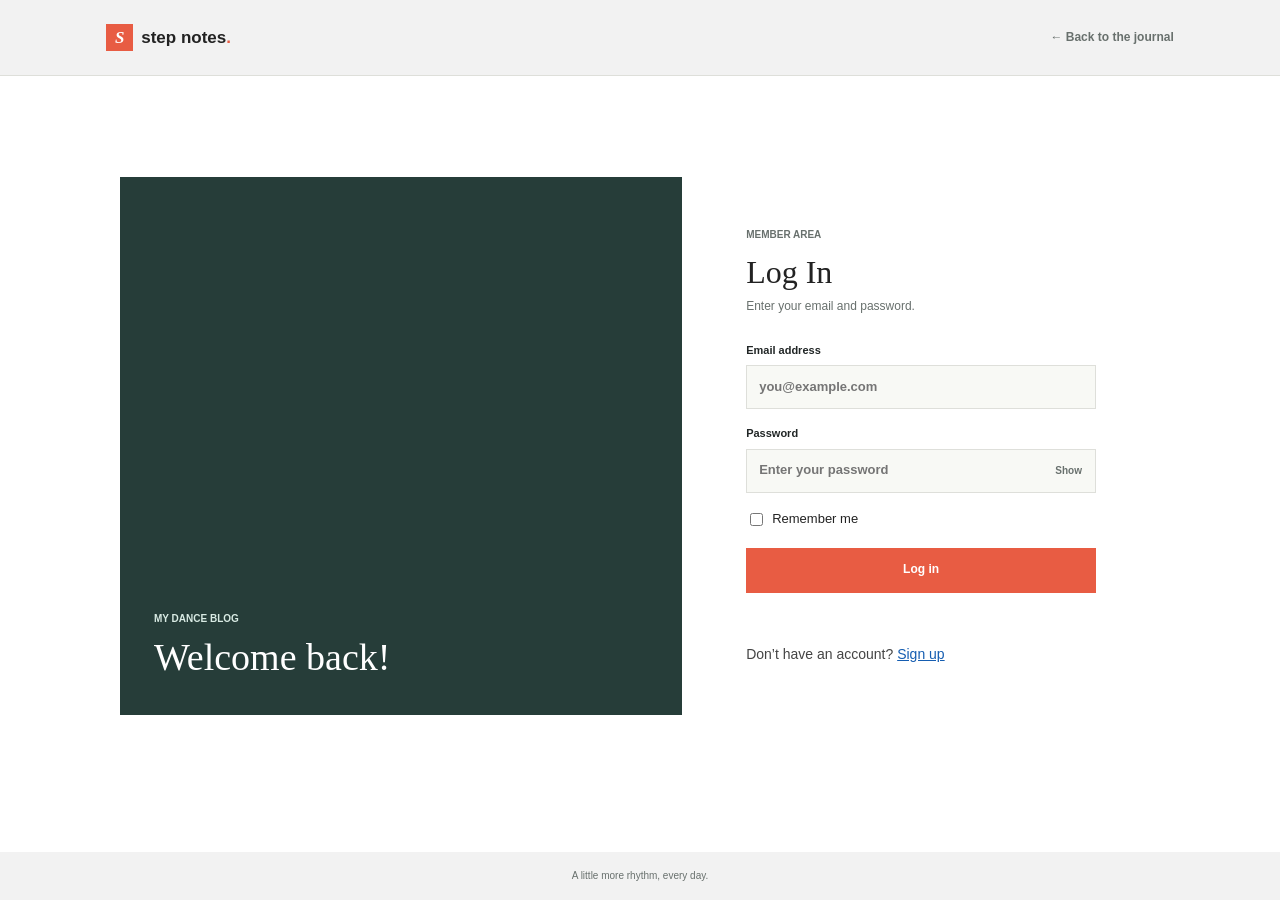
<file: login.html>
<!DOCTYPE html>
<html lang="en">
<head>
  <meta charset="UTF-8">
  <meta name="viewport" content="width=device-width, initial-scale=1.0">
  <meta name="description" content="Log in to Step Notes, a dance journal.">
  <title>Log in | Step Notes</title>
  <link rel="stylesheet" href="style.css">
  <script src="login.js" defer></script>
</head>
<body class="login-page">
  <header class="login-header">
    <a class="wordmark" href="index.html" aria-label="Step Notes home"><span class="wordmark-icon">S</span> step notes<span class="wordmark-period">.</span></a>
    <a class="login-header-link" href="index.html">← Back to the journal</a>
  </header>

  <main class="login-main">
    <section class="login-photo" aria-label="Dance studio">
      <div class="login-photo-copy">
        <p>My Dance Blog</p>
        <h1>Welcome back!</h1>
      </div>
    </section>

    <section class="login-form-panel" aria-labelledby="login-title">
      <p class="eyebrow">Member area</p>
      <h2 id="login-title">Log In</h2>
      <p class="login-description">Enter your email and password.</p>

      <form class="login-form">
        <label class="login-field" for="login-email">
          Email address
          <input id="login-email" name="email" type="email" placeholder="you@example.com" autocomplete="email" required>
        </label>

        <label class="login-field" for="login-password">
          Password
          <span class="password-wrap">
            <input id="login-password" name="password" type="password" placeholder="Enter your password" autocomplete="current-password" required>
            <button class="password-toggle" type="button" aria-controls="login-password" aria-pressed="false">Show</button>
          </span>
        </label>

        <label class="remember-option" for="remember-me">
          <input id="remember-me" name="remember" type="checkbox">
          Remember me
        </label>

        <button class="login-submit" type="submit">Log in</button>
        <p class="login-message" aria-live="polite"></p>
      </form>
      <p class="signup-prompt">Don’t have an account? <a href="signup.html">Sign up</a></p>
    </section>
  </main>

  <footer class="login-footer">A little more rhythm, every day.</footer>
</body>
</html>
</file>
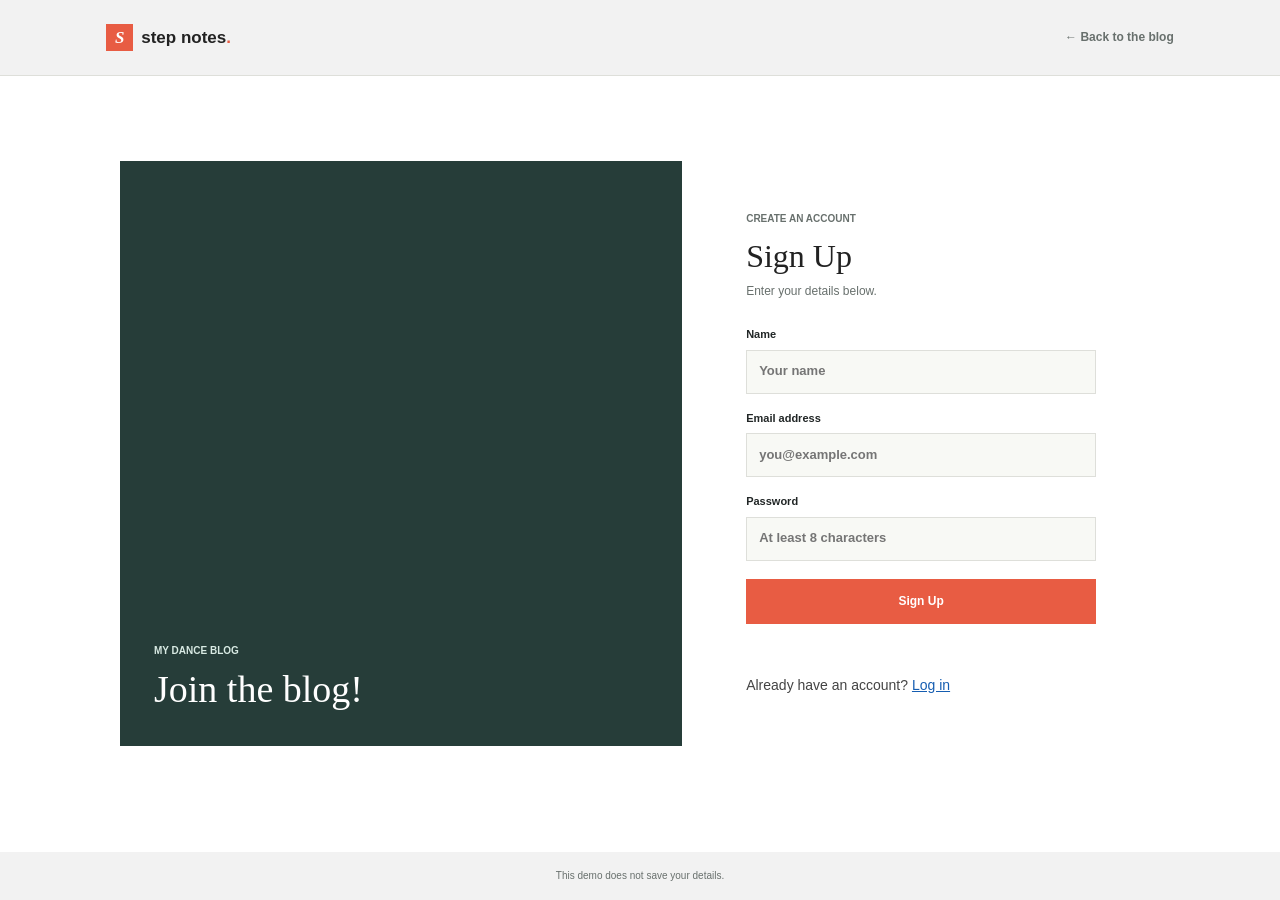
<file: signup.html>
<!DOCTYPE html>
<html lang="en">
<head>
  <meta charset="UTF-8">
  <meta name="viewport" content="width=device-width, initial-scale=1.0">
  <meta name="description" content="Sign up for the Step Notes dance blog.">
  <title>Sign Up | My Dance Blog</title>
  <link rel="stylesheet" href="style.css">
  <script src="signup.js" defer></script>
</head>
<body class="login-page">
  <header class="login-header">
    <a class="wordmark" href="index.html" aria-label="My Dance Blog home"><span class="wordmark-icon">S</span> step notes<span class="wordmark-period">.</span></a>
    <a class="login-header-link" href="index.html">← Back to the blog</a>
  </header>

  <main class="login-main">
    <section class="login-photo" aria-label="Dance studio">
      <div class="login-photo-copy">
        <p>My Dance Blog</p>
        <h1>Join the blog!</h1>
      </div>
    </section>

    <section class="login-form-panel" aria-labelledby="signup-title">
      <p class="eyebrow">Create an account</p>
      <h2 id="signup-title">Sign Up</h2>
      <p class="login-description">Enter your details below.</p>

      <form class="login-form" id="signup-form">
        <label class="login-field" for="signup-name">
          Name
          <input id="signup-name" name="name" type="text" placeholder="Your name" autocomplete="name" required>
        </label>

        <label class="login-field" for="signup-email">
          Email address
          <input id="signup-email" name="email" type="email" placeholder="you@example.com" autocomplete="email" required>
        </label>

        <label class="login-field" for="signup-password">
          Password
          <input id="signup-password" name="password" type="password" placeholder="At least 8 characters" autocomplete="new-password" minlength="8" required>
        </label>

        <button class="login-submit" type="submit">Sign Up</button>
        <p class="login-message" aria-live="polite"></p>
      </form>

      <p class="signup-prompt">Already have an account? <a href="login.html">Log in</a></p>
    </section>
  </main>

  <footer class="login-footer">This demo does not save your details.</footer>
</body>
</html>
</file>
<file: style.css>
:root {
  --ink: #212626;
  --muted: #68706d;
  --paper: #f8f9f5;
  --white: #ffffff;
  --coral: #e85c43;
  --teal: #b8ded3;
  --line: #dedfda;
  --display-font: "Playfair Display", Georgia, serif;
  --body-font: "DM Sans", sans-serif;
}

* {
  box-sizing: border-box;
}

html {
  scroll-behavior: smooth;
}

body {
  margin: 0;
  color: var(--ink);
  background: var(--paper);
  font-family: var(--body-font);
  font-size: 15px;
  line-height: 1.6;
}

a {
  color: inherit;
  text-decoration: none;
}

/* Simple styles for the beginner blog. */
body {
  color: #222;
  background: #fff;
  font-family: Arial, sans-serif;
  font-size: 16px;
  line-height: 1.6;
}

h1,
h2,
h3 {
  color: #222;
  font-family: Arial, sans-serif;
  font-weight: 700;
  line-height: 1.3;
}

.site-header,
.login-header {
  min-height: 65px;
  padding: 12px 8%;
  background: #f2f2f2;
}

.wordmark {
  color: #222;
  font-size: 18px;
}

.wordmark-icon {
  display: none;
}

.wordmark-period {
  margin-left: -8px;
}

.site-nav {
  gap: 18px;
}

.nav-contact {
  padding: 0;
  border: 0;
}

.intro {
  min-height: 0;
  max-width: 960px;
  margin: 0 auto;
  padding: 40px 24px;
  display: block;
}

.intro-copy {
  padding: 0;
}

.eyebrow {
  margin-bottom: 8px;
  color: #555;
  font-size: 13px;
  font-weight: 400;
  text-transform: none;
}

.eyebrow-line {
  display: none;
}

h1 {
  margin-bottom: 12px;
  font-size: 38px;
}

.intro-text {
  max-width: 650px;
  color: #444;
  font-size: 16px;
}

.text-link {
  padding: 0;
  border: 0;
  color: #155db1;
  font-size: 15px;
  text-decoration: underline;
}

.text-link span,
.intro-side-note,
.image-note,
.image-caption,
.about-mark,
.about-image-label {
  display: none;
}

.intro-image-wrap {
  height: 300px;
  margin-top: 24px;
}

.stories-section {
  padding: 35px max(24px, calc((100% - 912px) / 2));
  background: #f7f7f7;
}

.section-heading {
  margin-bottom: 24px;
  display: block;
}

.section-heading h2,
.about-copy h2 {
  margin-bottom: 8px;
  font-size: 27px;
}

.section-aside {
  color: #444;
}

.story-grid {
  display: block;
}

.story {
  max-width: 680px;
  margin-bottom: 28px;
  padding-bottom: 24px;
  border-bottom: 1px solid #ccc;
}

.story:last-child {
  margin-bottom: 0;
  border-bottom: 0;
}

.story-image-link {
  height: 260px;
}

.story-meta {
  justify-content: flex-start;
  gap: 14px;
  font-size: 12px;
}

.story-meta span:first-child {
  color: #444;
}

.story h3 {
  margin: 8px 0;
  font-size: 21px;
}

.story h3 a:hover {
  text-decoration: underline;
}

.story > p {
  min-height: 0;
  margin-bottom: 8px;
  color: #444;
  font-size: 15px;
}

.about-section {
  max-width: 960px;
  margin: 0 auto;
  padding: 40px 24px;
  display: block;
}

.about-copy > p:not(.eyebrow) {
  color: #444;
  font-size: 15px;
}

.about-image-wrap {
  width: min(100%, 560px);
  height: 280px;
  margin-top: 20px;
}

.newsletter {
  padding: 32px max(24px, calc((100% - 912px) / 2));
  display: block;
  color: #222;
  background: #eee;
}

.newsletter .eyebrow,
.newsletter > div > p:last-child {
  color: #444;
}

.newsletter h2 {
  font-size: 26px;
}

.newsletter-form {
  width: min(100%, 430px);
  margin-top: 18px;
  border-bottom: 0;
  gap: 8px;
}

.newsletter-form input {
  min-height: 40px;
  padding: 8px;
  border: 1px solid #999;
  color: #222;
  background: #fff;
}

.newsletter-form input::placeholder {
  color: #666;
}

.newsletter-form button,
.login-submit {
  padding: 9px 16px;
  color: #fff;
  background: #2868a8;
}

.newsletter-form button span {
  display: none;
}

.form-message {
  color: #315c4e;
}

.site-footer {
  min-height: 60px;
  padding: 16px 8%;
  background: #f2f2f2;
}

.login-page {
  background: #fff;
}

.login-main {
  width: min(100% - 48px, 760px);
  min-height: 0;
  padding: 36px 0;
  grid-template-columns: 1fr;
  gap: 0;
}

.login-photo {
  min-height: 210px;
  padding: 20px;
}

.login-photo::before {
  display: none;
}

.login-photo-copy p {
  color: #fff;
}

.login-photo-copy h1 {
  color: #fff;
  font-family: Arial, sans-serif;
  font-size: 28px;
}

.login-form-panel {
  max-width: 480px;
  padding: 28px 0;
  background: #fff;
}

.login-form-panel h2 {
  font-size: 27px;
}

.login-description {
  color: #444;
  font-size: 14px;
}

.login-field {
  font-size: 14px;
}

.login-field input {
  border-radius: 0;
  color: #222;
  background: #fff;
  font-size: 14px;
}

.password-toggle {
  font-size: 12px;
}

.login-options,
.remember-option {
  font-size: 13px;
}

.login-footer {
  margin-top: auto;
  padding: 18px;
  background: #f2f2f2;
}

.signup-prompt {
  margin: 16px 0 0;
  color: #444;
  font-size: 14px;
}

.signup-prompt a {
  color: #155db1;
  text-decoration: underline;
}

.add-post-form {
  max-width: 680px;
  margin: 0 0 28px;
  display: grid;
  justify-items: start;
  gap: 8px;
}

.add-post-form label {
  font-size: 14px;
  font-weight: 700;
}

.add-post-form input[type="text"],
.add-post-form input[type="file"] {
  max-width: 100%;
  margin-bottom: 8px;
  padding: 8px;
  border: 1px solid #999;
  background: #fff;
}

.add-post-button {
  padding: 9px 16px;
  border: 0;
  color: #fff;
  background: #2868a8;
  cursor: pointer;
}

.post-message {
  margin: 0;
  color: #444;
  font-size: 13px;
}

.user-post-media {
  width: 100%;
  max-width: 680px;
  height: 260px;
  margin-bottom: 12px;
  display: block;
  background: #eee;
  object-fit: cover;
}

@media (max-width: 650px) {
  .site-header {
    padding: 12px 6%;
  }

  .site-nav {
    padding: 18px 6%;
  }

  .intro {
    padding: 32px 7%;
  }

  .intro-image-wrap {
    height: 230px;
  }

  .stories-section {
    padding: 30px 7%;
  }

  .story-image-link {
    height: 210px;
  }

  .about-section {
    padding: 32px 7%;
  }

  .newsletter {
    padding: 30px 7% 42px;
  }

  .newsletter-form {
    width: 100%;
  }

  .site-footer {
    padding: 16px 7%;
  }

  .login-main {
    width: 90%;
    padding: 24px 0;
  }

  .login-photo {
    min-height: 175px;
  }

  .login-form-panel {
    padding: 24px 0;
  }
}

button,
input {
  font: inherit;
}

.site-header {
  min-height: 78px;
  padding: 0 8.3%;
  display: flex;
  align-items: center;
  justify-content: space-between;
  border-bottom: 1px solid var(--line);
}

.wordmark {
  display: inline-flex;
  align-items: center;
  gap: 8px;
  font-size: 17px;
  font-weight: 700;
  letter-spacing: 0;
}

.wordmark-icon {
  width: 27px;
  height: 27px;
  display: grid;
  place-items: center;
  color: var(--white);
  background: var(--coral);
  font-family: var(--display-font);
  font-size: 17px;
  font-style: italic;
}

.wordmark-period {
  margin-left: -8px;
  color: var(--coral);
}

.site-nav {
  display: flex;
  align-items: center;
  gap: 37px;
  font-size: 13px;
  font-weight: 600;
}

.site-nav a:not(.nav-contact):hover,
.back-to-top:hover {
  color: var(--coral);
}

.nav-contact {
  padding: 10px 15px;
  border: 1px solid var(--ink);
}

.nav-contact span {
  margin-left: 8px;
  color: var(--coral);
}

.menu-toggle {
  display: none;
}

.intro {
  position: relative;
  min-height: 570px;
  padding: 70px 12.5% 77px 15%;
  display: grid;
  grid-template-columns: 0.95fr 1.05fr;
  align-items: center;
  gap: 6%;
  overflow: hidden;
}

.intro-copy {
  position: relative;
  z-index: 1;
  padding-bottom: 17px;
}

.eyebrow {
  margin: 0 0 17px;
  display: flex;
  align-items: center;
  gap: 10px;
  color: var(--muted);
  font-size: 10px;
  font-weight: 700;
  letter-spacing: 0;
  text-transform: uppercase;
}

.eyebrow-line {
  width: 23px;
  height: 1px;
  background: var(--coral);
}

h1,
h2,
h3,
p {
  margin-top: 0;
}

h1,
h2,
h3 {
  font-family: var(--display-font);
  font-weight: 500;
  line-height: 1.15;
}

h1 {
  margin-bottom: 21px;
  font-size: clamp(42px, 5vw, 66px);
  letter-spacing: 0;
}

h1 em,
.about-copy h2 em {
  color: var(--coral);
  font-weight: 500;
}

.intro-text {
  max-width: 390px;
  margin-bottom: 27px;
  color: var(--muted);
  font-size: 14px;
  line-height: 1.8;
}

.text-link {
  display: inline-flex;
  align-items: center;
  gap: 10px;
  padding-bottom: 5px;
  border-bottom: 1px solid var(--coral);
  font-size: 12px;
  font-weight: 700;
}

.text-link span {
  color: var(--coral);
}

.intro-image-wrap {
  position: relative;
  width: 100%;
  height: 400px;
}

.intro-image {
  width: 100%;
  height: 100%;
  display: block;
  object-fit: cover;
  object-position: center 38%;
}

.image-note {
  position: absolute;
  right: -28px;
  bottom: 34px;
  width: 145px;
  height: 145px;
  display: grid;
  align-content: center;
  justify-items: center;
  gap: 7px;
  background: var(--teal);
  text-align: center;
  font-family: var(--display-font);
  font-size: 15px;
  line-height: 1.4;
  transform: rotate(5deg);
}

.note-sparkle {
  color: var(--coral);
  font-family: var(--body-font);
  font-size: 21px;
}

.image-caption {
  position: absolute;
  right: 0;
  bottom: -25px;
  color: var(--muted);
  font-size: 10px;
}

.intro-side-note {
  position: absolute;
  top: 50%;
  right: 3.5%;
  color: #89908c;
  font-size: 9px;
  writing-mode: vertical-rl;
  transform: translateY(-50%);
}

.stories-section {
  padding: 69px 12.5% 88px;
  background: var(--white);
}

.section-heading {
  margin-bottom: 34px;
  display: flex;
  align-items: end;
  justify-content: space-between;
}

.section-heading .eyebrow {
  margin-bottom: 10px;
}

.section-heading h2,
.about-copy h2,
.newsletter h2 {
  margin-bottom: 0;
  font-size: 34px;
}

.section-aside {
  margin-bottom: 3px;
  color: var(--muted);
  font-size: 12px;
  line-height: 1.7;
}

.story-grid {
  display: grid;
  grid-template-columns: repeat(3, minmax(0, 1fr));
  gap: 27px;
}

.story-image-link {
  position: relative;
  height: 220px;
  margin-bottom: 17px;
  display: block;
  overflow: hidden;
  background: var(--teal);
}

.story-image-link img {
  width: 100%;
  height: 100%;
  display: block;
  object-fit: cover;
  transition: transform 350ms ease;
}

.story-image-link:hover img {
  transform: scale(1.04);
}

.image-arrow {
  position: absolute;
  right: 11px;
  bottom: 11px;
  width: 32px;
  height: 32px;
  display: grid;
  place-items: center;
  color: var(--ink);
  background: var(--white);
}

.story-meta {
  display: flex;
  justify-content: space-between;
  gap: 8px;
  color: var(--muted);
  font-size: 10px;
}

.story-meta span:first-child {
  color: var(--coral);
  font-weight: 700;
}

.story h3 {
  margin: 11px 0 8px;
  font-size: 22px;
}

.story h3 a:hover {
  color: var(--coral);
}

.story > p {
  min-height: 70px;
  margin-bottom: 11px;
  color: var(--muted);
  font-size: 12px;
  line-height: 1.75;
}

.like-button {
  padding: 4px 0;
  display: inline-flex;
  align-items: center;
  gap: 7px;
  border: 0;
  color: var(--muted);
  background: transparent;
  cursor: pointer;
  font-size: 11px;
}

.like-button span:first-child {
  color: var(--coral);
  font-size: 18px;
}

.like-button[aria-pressed="true"] span:first-child {
  font-weight: 700;
}

.about-section {
  position: relative;
  padding: 84px 16% 88px;
  display: grid;
  grid-template-columns: 1fr 0.8fr;
  align-items: center;
  gap: 12%;
  overflow: hidden;
}

.about-mark {
  position: absolute;
  top: 11px;
  left: 4%;
  color: #d8eae3;
  font-size: 155px;
  line-height: 1;
}

.about-copy {
  position: relative;
  z-index: 1;
}

.about-copy h2 {
  margin-bottom: 17px;
  font-size: 32px;
}

.about-copy > p:not(.eyebrow) {
  max-width: 430px;
  margin-bottom: 20px;
  color: var(--muted);
  font-size: 13px;
  line-height: 1.8;
}

.about-image-wrap {
  position: relative;
  height: 300px;
}

.about-image-wrap img {
  width: 100%;
  height: 100%;
  display: block;
  object-fit: cover;
}

.about-image-label {
  position: absolute;
  left: -19px;
  bottom: 19px;
  padding: 9px 13px;
  color: var(--ink);
  background: var(--teal);
  font-size: 10px;
  font-weight: 600;
}

.newsletter {
  padding: 47px 12.5%;
  display: flex;
  align-items: center;
  justify-content: space-between;
  gap: 40px;
  color: var(--white);
  background: #263d39;
}

.newsletter .eyebrow {
  margin-bottom: 8px;
  color: #c6d6d0;
}

.newsletter h2 {
  margin-bottom: 6px;
  font-size: 27px;
}

.newsletter > div > p:last-child {
  margin-bottom: 0;
  color: #c6d6d0;
  font-size: 12px;
}

.newsletter-form {
  position: relative;
  width: min(100%, 390px);
  display: flex;
  border-bottom: 1px solid #a8bbb4;
}

.newsletter-form input {
  width: 100%;
  min-width: 0;
  padding: 12px 7px 12px 0;
  border: 0;
  outline: 0;
  color: var(--white);
  background: transparent;
  font-size: 12px;
}

.newsletter-form input::placeholder {
  color: #c6d6d0;
}

.newsletter-form button {
  flex-shrink: 0;
  padding: 10px 0 10px 12px;
  border: 0;
  color: var(--white);
  background: transparent;
  cursor: pointer;
  font-size: 12px;
  font-weight: 700;
}

.newsletter-form button span {
  margin-left: 9px;
  color: #f28c70;
}

.form-message {
  position: absolute;
  top: 100%;
  left: 0;
  margin-top: 8px;
  color: #d4e7df;
  font-size: 11px;
}

.site-footer {
  min-height: 76px;
  padding: 16px 8.3%;
  display: flex;
  align-items: center;
  justify-content: space-between;
  gap: 18px;
}

.site-footer > p,
.copyright,
.back-to-top {
  margin: 0;
  color: var(--muted);
  font-size: 10px;
}

.site-footer > p span {
  color: var(--coral);
}

.visually-hidden {
  position: absolute;
  width: 1px;
  height: 1px;
  padding: 0;
  overflow: hidden;
  clip: rect(0, 0, 0, 0);
  white-space: nowrap;
  border: 0;
}

.login-page {
  min-height: 100vh;
  display: flex;
  flex-direction: column;
}

.login-header {
  min-height: 76px;
  padding: 0 8.3%;
  display: flex;
  align-items: center;
  justify-content: space-between;
  border-bottom: 1px solid var(--line);
}

.login-header-link {
  color: var(--muted);
  font-size: 12px;
  font-weight: 600;
}

.login-header-link:hover {
  color: var(--coral);
}

.login-main {
  width: min(100% - 48px, 1040px);
  min-height: 590px;
  margin: auto;
  padding: 64px 0;
  display: grid;
  grid-template-columns: 1fr 0.85fr;
  align-items: stretch;
}

.login-photo {
  min-height: 460px;
  position: relative;
  display: flex;
  align-items: end;
  padding: 34px;
  color: var(--white);
  background: #263d39 url("https://images.unsplash.com/photo-1508700115892-45ecd05ae2ad?auto=format&fit=crop&w=1200&q=85") center 40% / cover;
}

.login-photo::before {
  position: absolute;
  inset: 0;
  background: linear-gradient(0deg, rgb(20 31 29 / 72%), transparent 72%);
  content: "";
}

.login-photo-copy {
  position: relative;
  max-width: 340px;
}

.login-photo-copy p {
  margin-bottom: 8px;
  color: #d8eae3;
  font-size: 10px;
  font-weight: 700;
  text-transform: uppercase;
}

.login-photo-copy h1 {
  margin: 0;
  font-family: var(--display-font);
  font-size: 38px;
  font-weight: 500;
  line-height: 1.2;
}

.login-form-panel {
  padding: 50px clamp(24px, 5vw, 65px);
  display: flex;
  flex-direction: column;
  justify-content: center;
  background: var(--white);
}

.login-form-panel .eyebrow {
  margin-bottom: 11px;
}

.login-form-panel h2 {
  margin-bottom: 7px;
  font-size: 32px;
}

.login-description {
  margin-bottom: 25px;
  color: var(--muted);
  font-size: 12px;
}

.login-form {
  display: grid;
  gap: 16px;
}

.login-field {
  display: grid;
  gap: 6px;
  color: var(--ink);
  font-size: 11px;
  font-weight: 700;
}

.login-field input {
  width: 100%;
  min-height: 44px;
  padding: 10px 12px;
  border: 1px solid var(--line);
  border-radius: 0;
  color: var(--ink);
  background: var(--paper);
  font-size: 13px;
}

.login-field input:focus {
  outline: 2px solid var(--teal);
  outline-offset: 1px;
}

.password-wrap {
  position: relative;
}

.password-wrap input {
  padding-right: 68px;
}

.password-toggle {
  position: absolute;
  top: 50%;
  right: 10px;
  padding: 4px;
  border: 0;
  color: var(--muted);
  background: transparent;
  cursor: pointer;
  font-size: 10px;
  font-weight: 700;
  transform: translateY(-50%);
}

.login-options {
  display: flex;
  align-items: center;
  justify-content: space-between;
  gap: 10px;
  color: var(--muted);
  font-size: 10px;
}

.remember-option {
  display: inline-flex;
  align-items: center;
  gap: 6px;
}

.remember-option input {
  accent-color: var(--coral);
}

.login-submit {
  min-height: 45px;
  margin-top: 2px;
  border: 0;
  color: var(--white);
  background: var(--coral);
  cursor: pointer;
  font-size: 12px;
  font-weight: 700;
}

.login-submit:hover {
  background: #cf4934;
}

.login-message {
  min-height: 18px;
  margin: 0;
  color: #315c4e;
  font-size: 11px;
}

.login-footer {
  padding: 16px 8.3%;
  color: var(--muted);
  text-align: center;
  font-size: 10px;
}

@media (max-width: 650px) {
  .login-header {
    min-height: 68px;
    padding: 0 6%;
  }

  .login-main {
    width: 100%;
    min-height: 0;
    padding: 24px 7% 38px;
    grid-template-columns: 1fr;
  }

  .login-photo {
    min-height: 205px;
    padding: 20px;
    background-position: center 37%;
  }

  .login-photo-copy h1 {
    font-size: 29px;
  }

  .login-form-panel {
    padding: 32px 23px;
  }

  .login-form-panel h2 {
    font-size: 29px;
  }

  .login-footer {
    padding: 12px 7% 22px;
  }
}

@media (max-width: 900px) {
  .site-header {
    padding: 0 6%;
  }

  .intro {
    padding: 62px 9%;
    gap: 5%;
  }

  .intro-image-wrap {
    height: 350px;
  }

  .stories-section {
    padding-right: 8%;
    padding-left: 8%;
  }

  .story-grid {
    gap: 18px;
  }

  .story-image-link {
    height: 180px;
  }

  .about-section {
    padding-right: 10%;
    padding-left: 10%;
    gap: 8%;
  }

  .newsletter {
    padding-right: 8%;
    padding-left: 8%;
  }
}

@media (max-width: 650px) {
  .site-header {
    min-height: 68px;
    position: relative;
    z-index: 2;
  }

  .menu-toggle {
    width: 38px;
    height: 38px;
    display: grid;
    place-items: center;
    border: 1px solid var(--line);
    color: var(--ink);
    background: transparent;
    cursor: pointer;
    font-size: 18px;
  }

  .site-nav {
    position: absolute;
    top: 67px;
    right: 0;
    left: 0;
    padding: 18px 6% 22px;
    display: none;
    align-items: stretch;
    gap: 17px;
    border-bottom: 1px solid var(--line);
    background: var(--paper);
  }

  .site-nav.is-open {
    display: flex;
    flex-direction: column;
  }

  .nav-contact {
    align-self: flex-start;
  }

  .intro {
    padding: 54px 7% 65px;
    grid-template-columns: 1fr;
    gap: 31px;
  }

  h1 {
    font-size: 49px;
  }

  .intro-image-wrap {
    width: calc(100% - 12px);
    height: 320px;
  }

  .image-note {
    right: -12px;
    width: 120px;
    height: 120px;
    font-size: 13px;
  }

  .intro-side-note {
    display: none;
  }

  .stories-section {
    padding: 55px 7% 62px;
  }

  .section-heading {
    display: block;
  }

  .section-heading h2,
  .about-copy h2 {
    font-size: 29px;
  }

  .section-aside {
    margin-top: 12px;
  }

  .story-grid {
    grid-template-columns: 1fr;
    gap: 36px;
  }

  .story-image-link {
    height: 250px;
  }

  .story > p {
    min-height: 0;
  }

  .about-section {
    padding: 62px 7%;
    grid-template-columns: 1fr;
    gap: 28px;
  }

  .about-mark {
    top: 2px;
    left: 0;
    font-size: 110px;
  }

  .about-image-wrap {
    width: calc(100% - 13px);
    height: 280px;
    margin-left: 13px;
  }

  .newsletter {
    padding: 43px 7% 55px;
    align-items: stretch;
    flex-direction: column;
    gap: 24px;
  }

  .newsletter h2 {
    font-size: 25px;
  }

  .newsletter-form {
    width: 100%;
  }

  .site-footer {
    padding: 21px 7%;
    flex-wrap: wrap;
  }

  .site-footer > p {
    display: none;
  }
}

@media (prefers-reduced-motion: reduce) {
  html {
    scroll-behavior: auto;
  }

  *,
  *::before,
  *::after {
    transition-duration: 0.01ms !important;
  }
}
</file>
